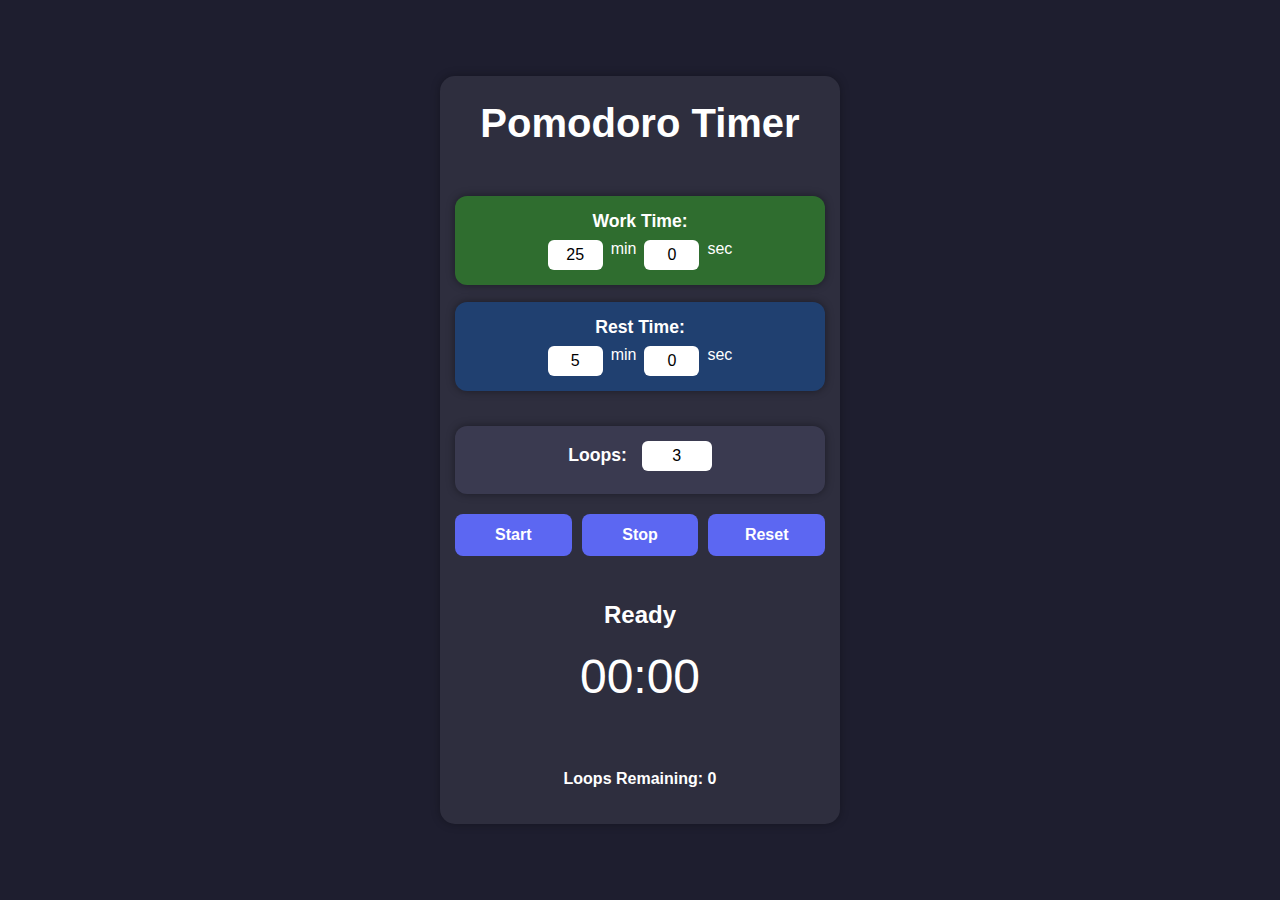
<file: index.html>
<!DOCTYPE html>
<html lang="en">
<head>
  <meta charset="UTF-8" />
  <meta name="viewport" content="width=device-width, initial-scale=1.0"/>
  <title>Pomodoro Timer</title>
  <link rel="stylesheet" href="styles.css" />
</head>
<body>

  <div class="container">
  <h1>Pomodoro Timer</h1>

<!-- Wrap these sections inside one container -->
<div id="settings">
  <div id="timeSettings">
  <div class="time-setters">
    <div class="time-box work-box">
      <label>Work Time:</label>
      <div class="inputs">
        <input type="number" id="workMinutes" value="25" min="0" max="59" /> min
        <input type="number" id="workSeconds" value="0" min="0" max="59" /> sec
      </div>
    </div>
    <div class="time-box rest-box">
      <label>Rest Time:</label>
      <div class="inputs">
        <input type="number" id="restMinutes" value="5" min="0" max="59" /> min
        <input type="number" id="restSeconds" value="0" min="0" max="59" /> sec
      </div>
    </div>
  </div>

  <div class="loop-setter">
    <label>Loops:
      <input type="number" id="loops" value="3" min="1" />
    </label>
  </div>
</div>

<!-- Buttons Always Visible -->
<div class="controls">
  <button id="startBtn">Start</button>
  <button id="stopBtn">Stop</button>
  <button id="resetBtn">Reset</button>
</div>
</div>


  <!-- Countdown -->
  <div class="timer">
    <h2 id="phase">Ready</h2>
    <div id="countdown">00:00</div>
  </div>

  <!-- Loops Remaining -->
  <div class="loops-remaining">
    <p>Loops Remaining: <span id="loopCount">0</span></p>
  </div>
</div>


  <script src="script.js"></script>
</body>
</html>
</file>
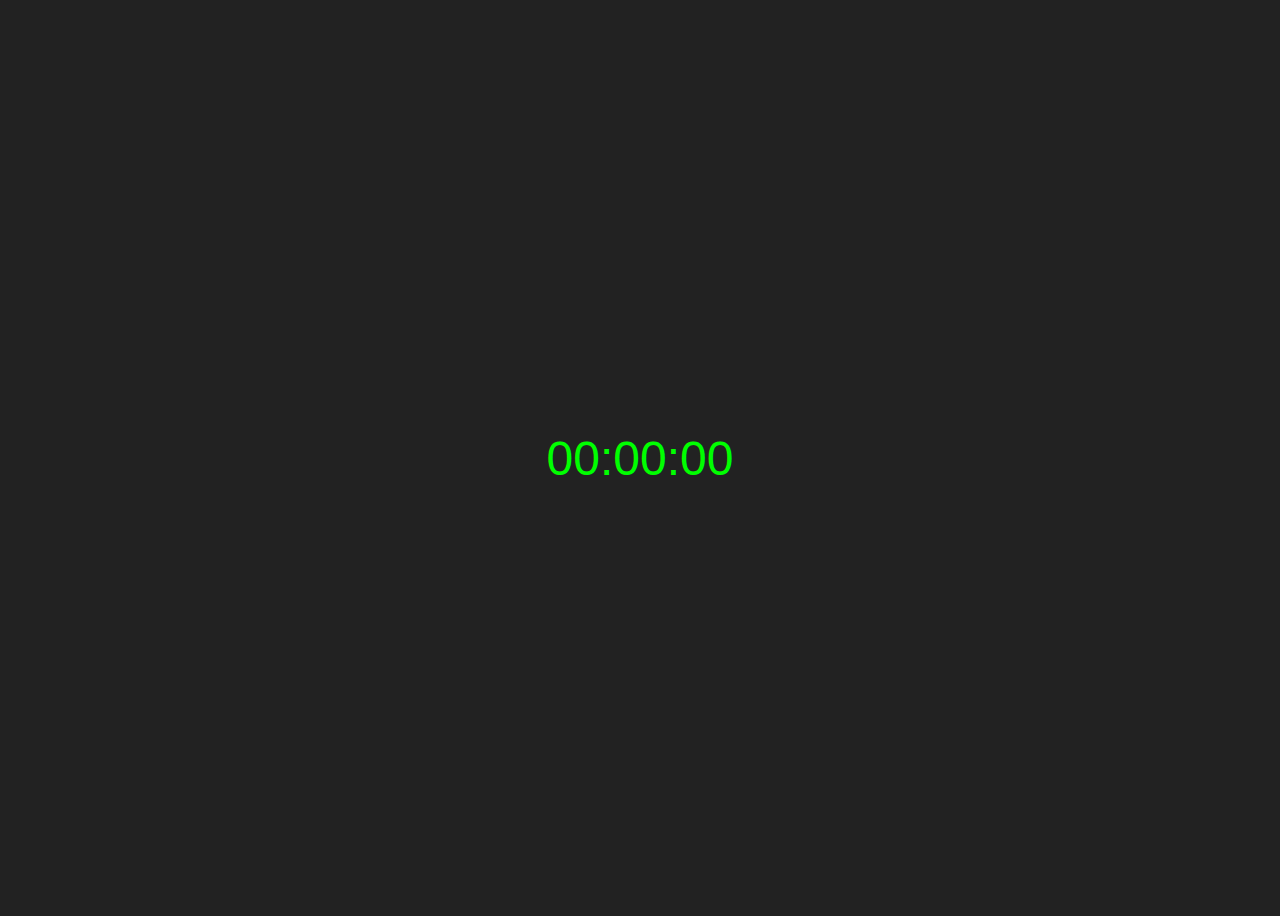
<file: test.html>
<!DOCTYPE html>
<html lang="en">
<head>
  <meta charset="UTF-8">
  <title>Manual Clock</title>
  <style>
    body {
      font-family: Arial, sans-serif;
      display: flex;
      justify-content: center;
      align-items: center;
      height: 100vh;
      background: #222;
      color: #0f0;
      font-size: 48px;
    }
  </style>
</head>
<body>

  <div id="clock">00:00:00</div>

  <script>
    // Set manual start time (e.g., 14:35:00 -> 2:35 PM)
    let hours = 14;
    let minutes = 35;
    let seconds = 0;

    function updateClock() {
      seconds++;
      if (seconds === 60) {
        seconds = 0;
        minutes++;
      }
      if (minutes === 60) {
        minutes = 0;
        hours++;
      }
      if (hours === 24) {
        hours = 0;
      }

      // Format time with leading zeros
      const h = String(hours).padStart(2, '0');
      const m = String(minutes).padStart(2, '0');
      const s = String(seconds).padStart(2, '0');

      document.getElementById('clock').textContent = `${h}:${m}:${s}`;
    }

    setInterval(updateClock, 1000); // Update every second
  </script>

</body>
</html>
</file>
<file: styles.css>
/* Base reset */
* {
  box-sizing: border-box;
}

body {
  font-family: 'Segoe UI', sans-serif;
  background: #1e1e2f;
  color: #fff;
  display: flex;
  justify-content: center;
  align-items: center;
  height: 100vh;
  margin: 0;
  padding: 15px;
}

.container {
  background: #2e2e3e;
  padding: 20px 15px;
  border-radius: 15px;
  max-width: 400px;
  width: 100%;
  text-align: center;
  box-shadow: 0 0 10px rgba(0, 0, 0, 0.3);
  color: white;
  display: flex;
  flex-direction: column;
  gap: 25px;
  transition: background-color 0.5s ease, color 0.5s ease;
}

h1
{
  margin: 5px;
  font-size: 40px;
}

/* Timer and loop settings */
#timeSettings {
  display: flex;
  flex-direction: column;
  gap: 15px;
  width: 100%;
}

.time-setters {
  display: flex;
  justify-content: space-between;
  flex-wrap: wrap;
  gap: 2px;
}

.time-box,
.loop-setter {
  background: #3a3a50;
  padding: 15px;
  border-radius: 12px;
  box-shadow: 0 0 8px rgba(0, 0, 0, 0.4);
  display: flex;
  flex-direction: column;
  align-items: center;
  color: white;
  margin-top: 20px;
}

.time-box {
  flex: 1 1 140px;
}

.time-box label,
.loop-setter label {
  font-weight: 600;
  margin-bottom: 8px;
  font-size: 1.1rem;
}

.inputs,
.controls {
  display: flex;
  gap: 8px;
  justify-content: center;
  flex-wrap: nowrap;
}

.inputs input,
.loop-setter input {
  width: 55px;
  padding: 6px 8px;
  border-radius: 6px;
  border: none;
  text-align: center;
  font-size: 1rem;
  -moz-appearance: textfield;
}

.loop-setter {
  flex-direction: row;
  justify-content: center;
}

.loop-setter input {
  width: 70px;
  margin-left: 10px;
}

/* Remove arrows from number inputs (Chrome & Firefox) */
input::-webkit-inner-spin-button,
input::-webkit-outer-spin-button {
  -webkit-appearance: none;
  margin: 0;
}

input[type=number] {
  -moz-appearance: textfield;
}

/* Custom background colors */
.work-box {
  background: #2f6d2f;
  margin-bottom: 15px
}

.rest-box {
  background: #204070;
  margin-top: 0px;
}

/* Control buttons */
.controls {
  gap: 10px;
  margin-top: 20px;
}

.controls button {
  flex: 1;
  padding: 12px 0;
  background: #5c67f2;
  border: none;
  border-radius: 8px;
  color: white;
  cursor: pointer;
  font-size: 1rem;
  font-weight: 600;
  transition: background 0.3s;
}

.controls button:hover {
  background: #4851c7;
}

/* Timer display */
.timer #countdown {
  font-size: 48px;
  margin: 15px 0;
  user-select: none;
}

.loops-remaining {
  margin-top: 10px;
  font-weight: 600;
}

/* Phase background effects */
.work-phase {
  background: linear-gradient(135deg, #228B22, #9ACD32);
  color: black;
}

.rest-phase {
  background: linear-gradient(135deg, #00008B, #1E90FF);
  color: white;
}

.finished-phase {
  background: linear-gradient(135deg, #FF4500, #FFD700);
  color: black;
}

/* Responsive adjustments */
@media (max-width: 480px) {
  .time-setters {
    flex-direction: column;
  }

  .time-box {
    flex: none;
    width: 100%;
  }

  .controls {
    flex-direction: column;
  }

  .controls button {
    margin: 5px 0;
  }
}
</file>
